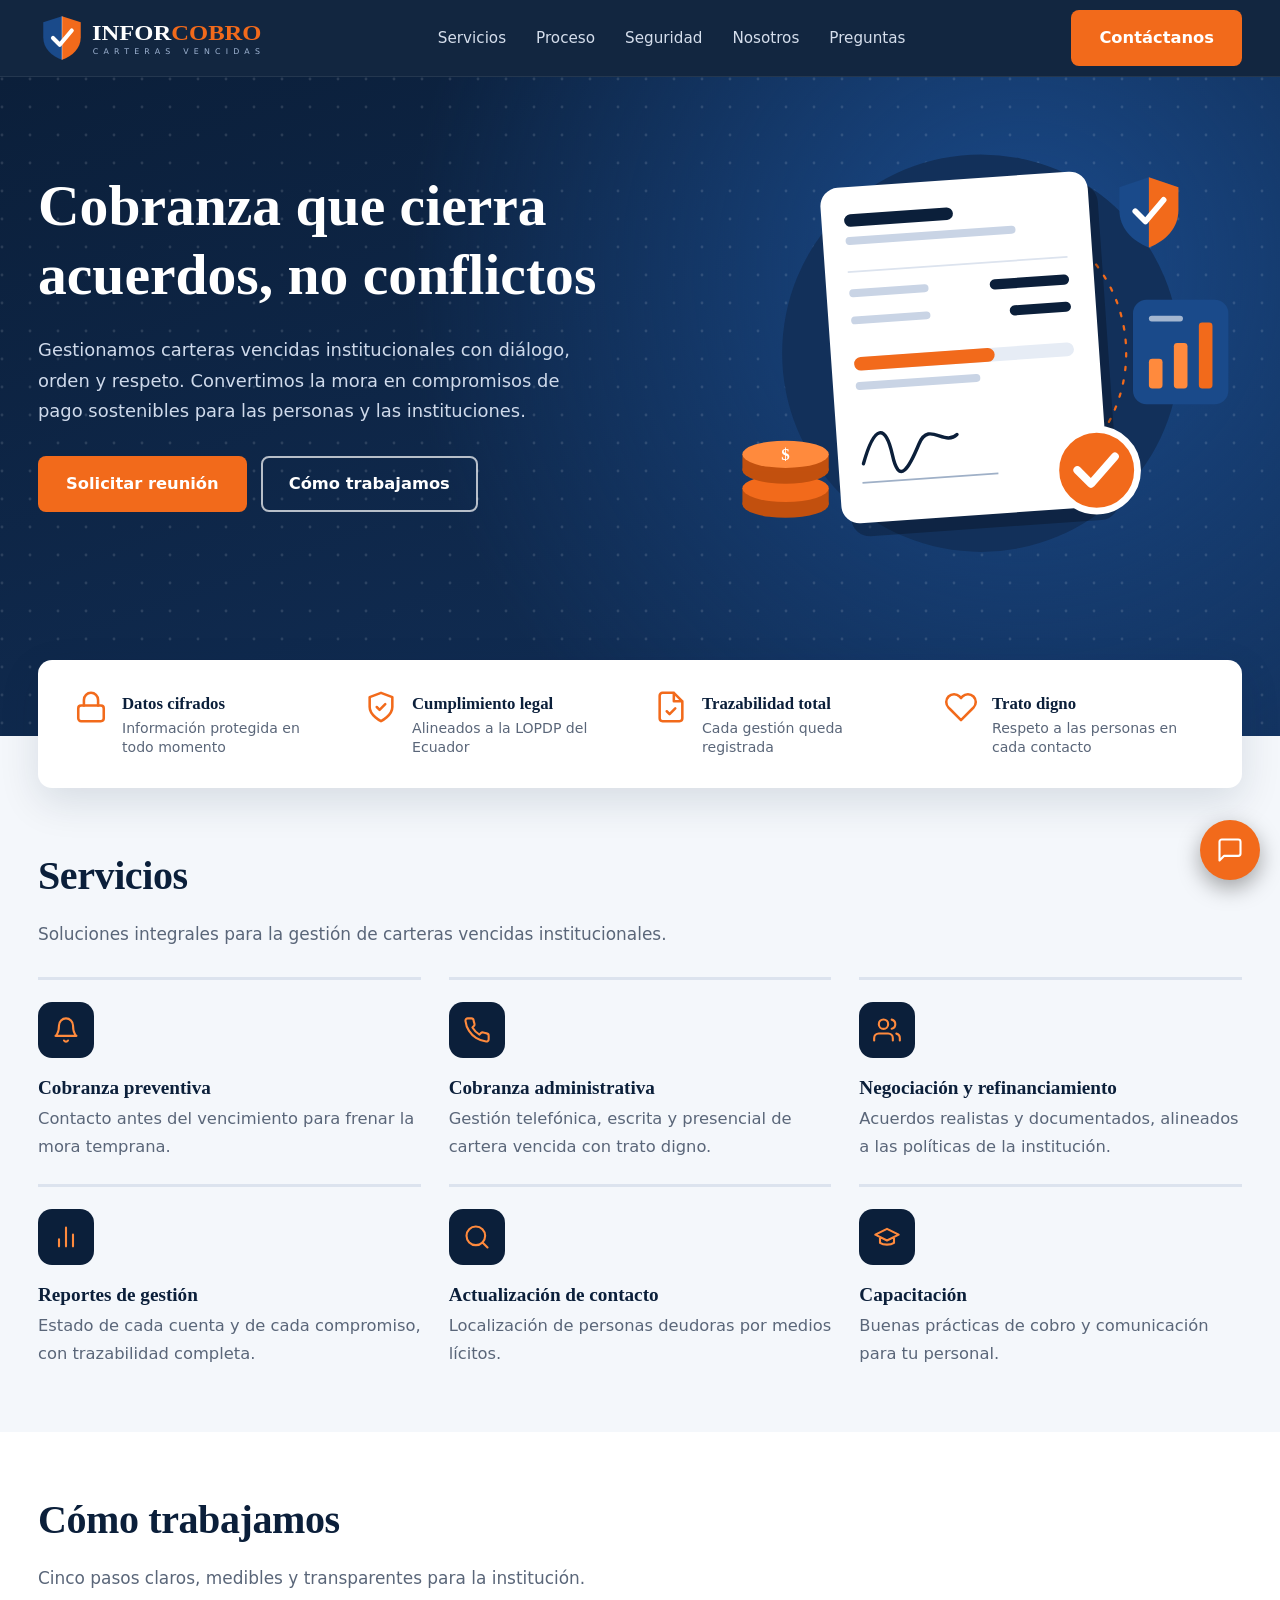
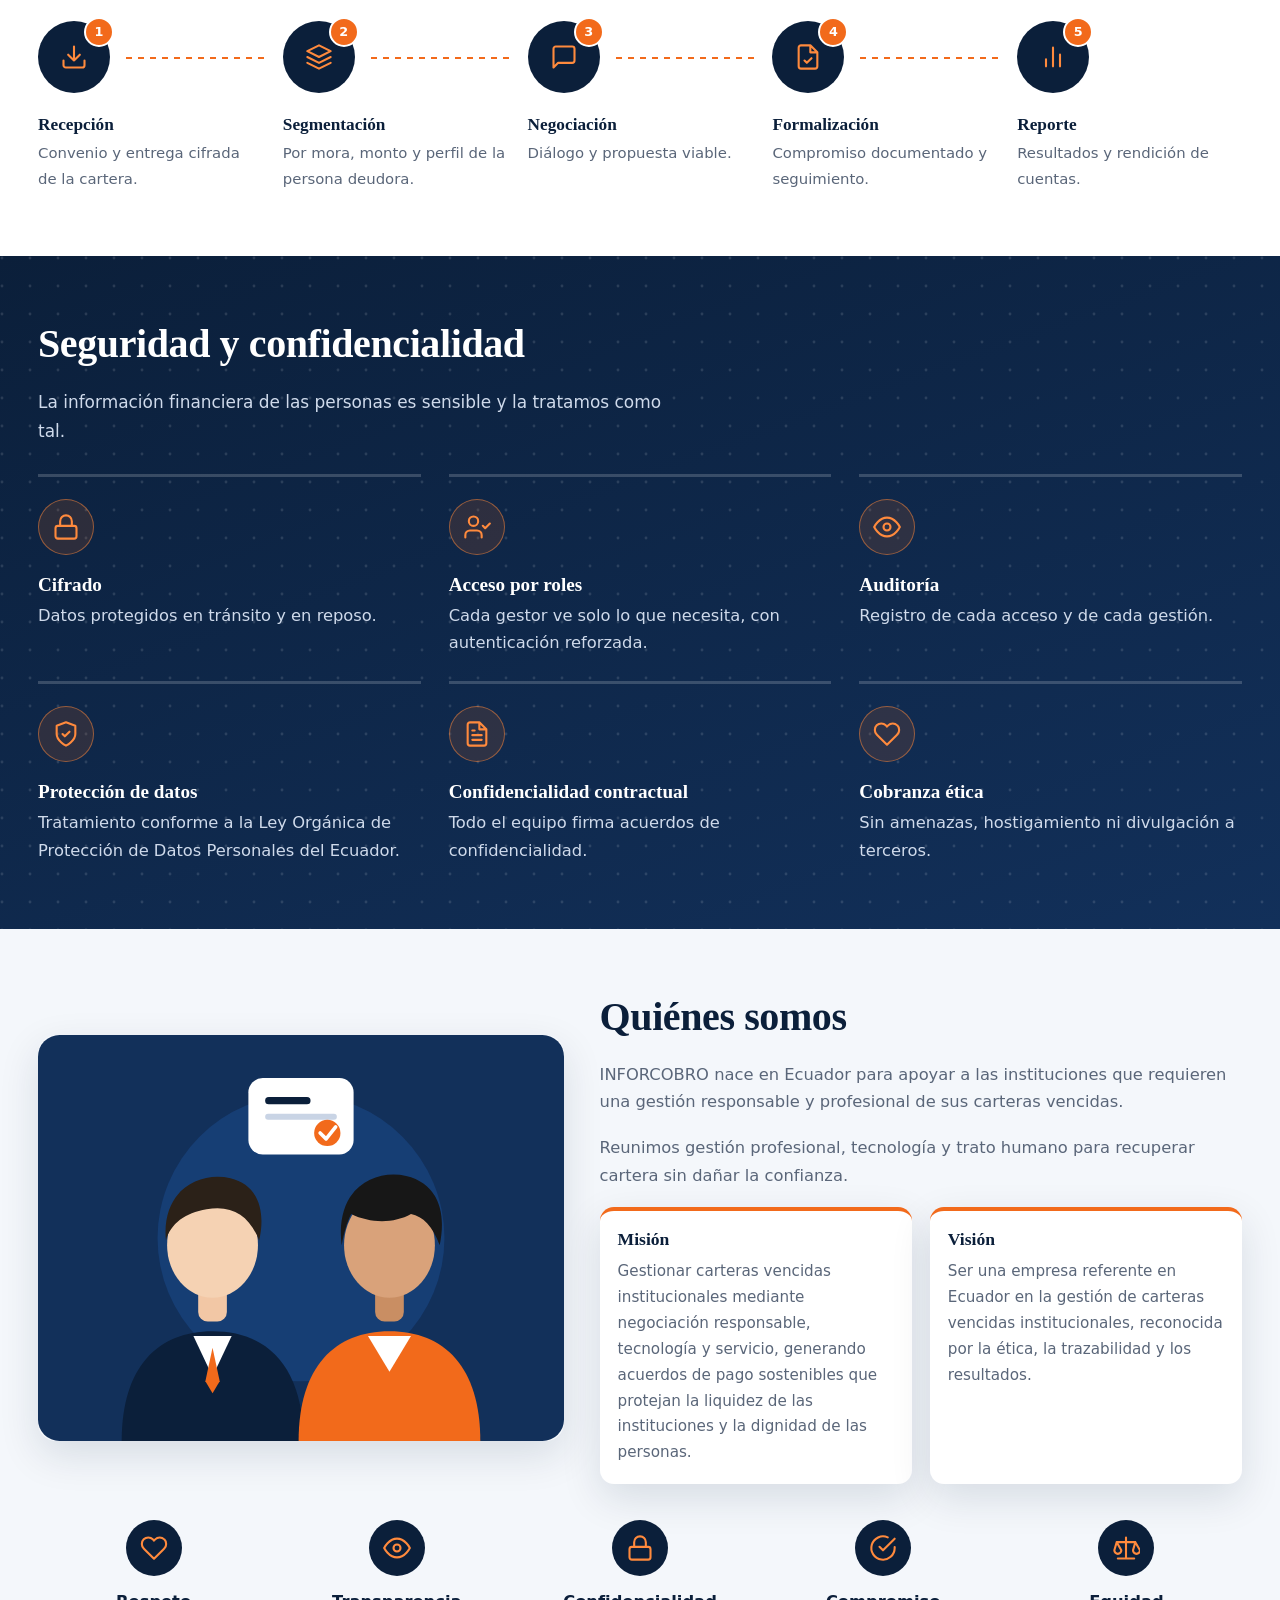
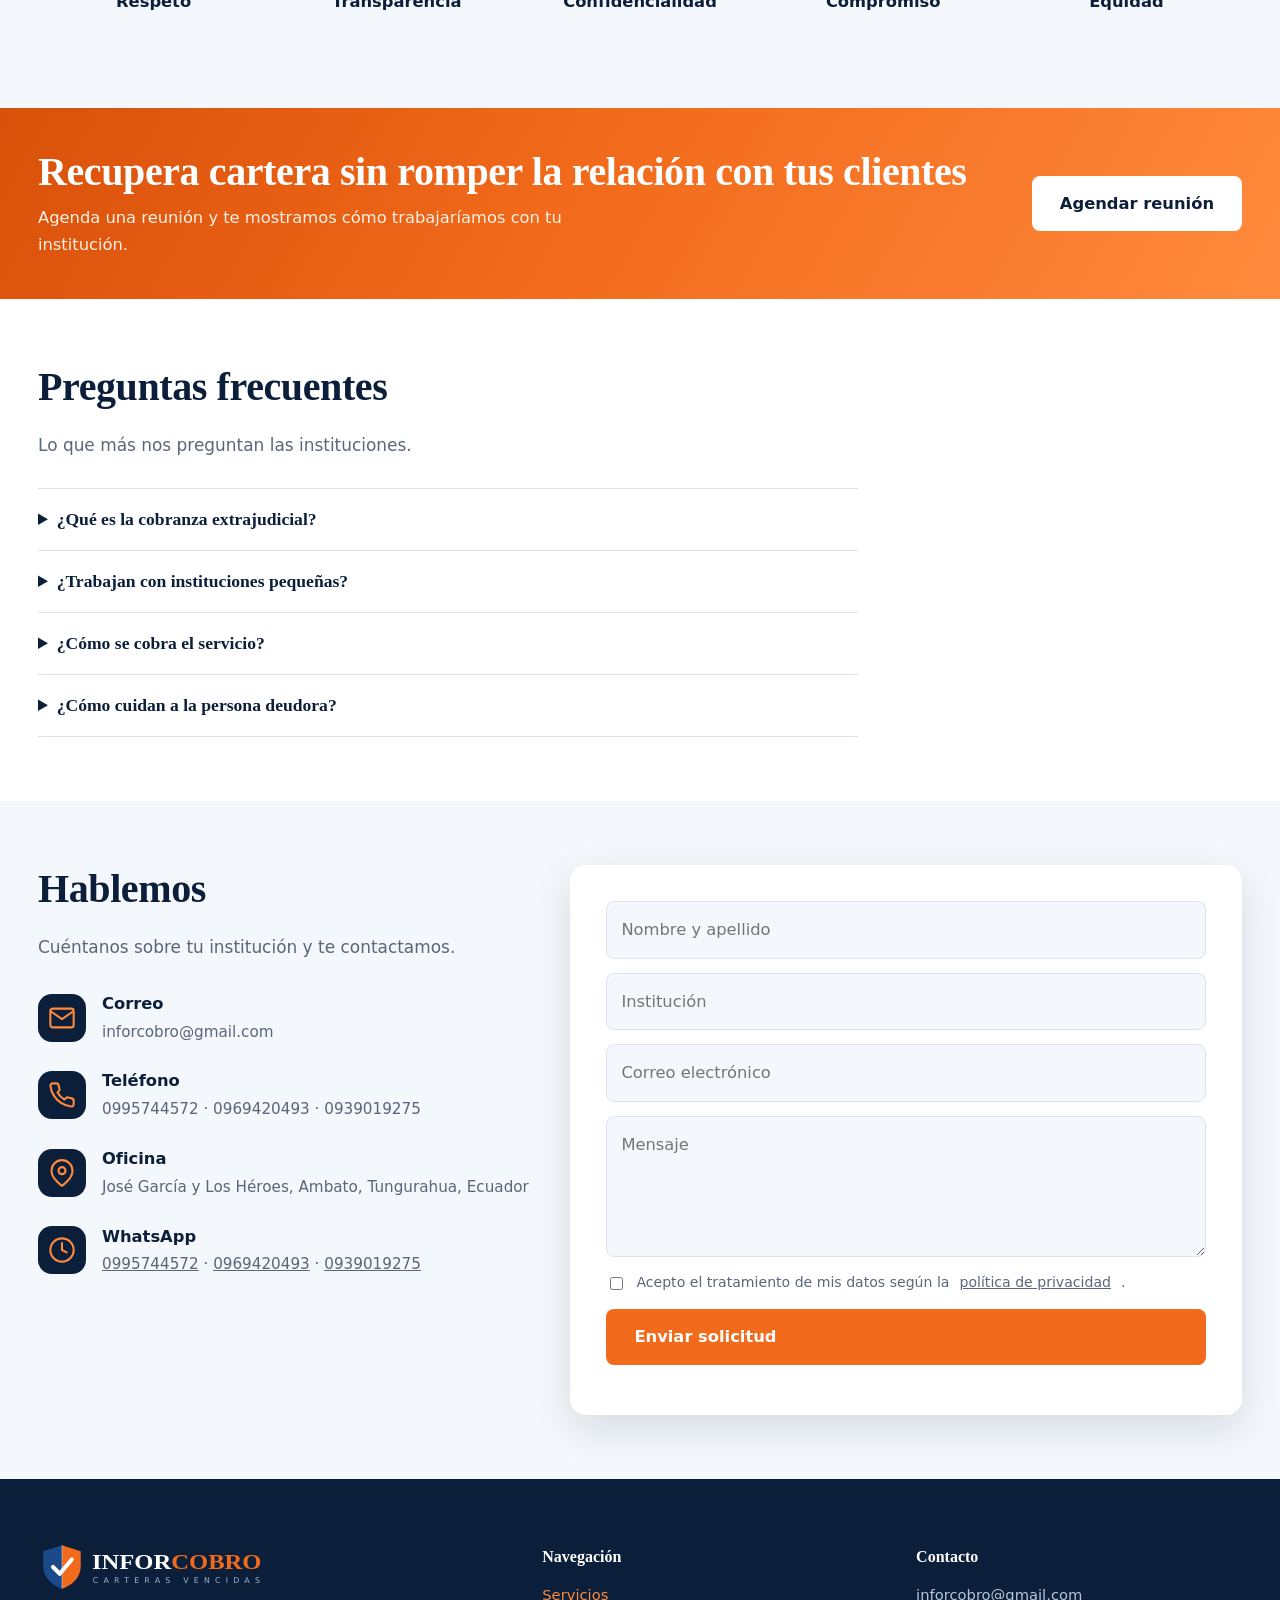
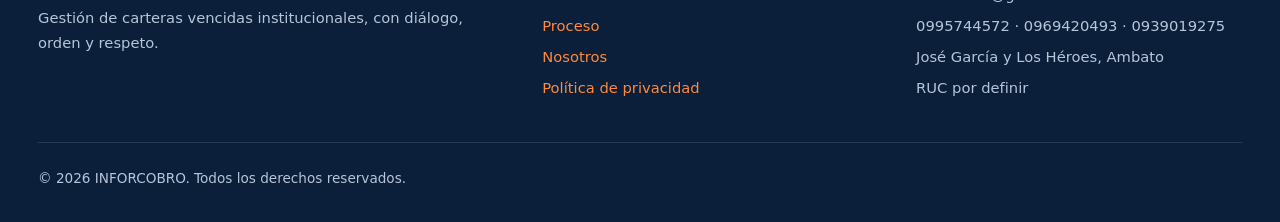
<file: index.html>
<!doctype html>
<html lang="es">
  <head>
    <meta charset="utf-8" />
    <meta
      name="viewport"
      content="width=device-width, initial-scale=1, viewport-fit=cover"
    />
    <meta
      http-equiv="Content-Security-Policy"
      content="default-src 'none'; style-src 'self'; script-src 'self'; img-src 'self' data:; connect-src 'self' https://formspree.io; form-action https://formspree.io; base-uri 'none'"
    />
    <meta name="referrer" content="no-referrer" />
    <link rel="icon" href="assets/logo-icon.svg" type="image/svg+xml" />
    <link rel="stylesheet" href="css/styles.css" />
    <title>INFORCOBRO | Carteras vencidas institucionales</title>
    <meta
      name="description"
      content="Gestión de carteras vencidas institucionales en Ecuador, con diálogo, orden y respeto."
    />
  </head>
  <body>
    <svg class="sprite" aria-hidden="true">
      <symbol id="i-bell" viewBox="0 0 24 24">
        <path
          d="M18 8a6 6 0 10-12 0c0 7-3 9-3 9h18s-3-2-3-9M13.7 21a2 2 0 01-3.4 0"
        />
      </symbol>
      <symbol id="i-phone" viewBox="0 0 24 24">
        <path
          d="M22 16.9v3a2 2 0 01-2.2 2 19.8 19.8 0 01-8.6-3.1 19.5 19.5 0 01-6-6 19.8 19.8 0 01-3.1-8.7A2 2 0 014.1 2h3a2 2 0 012 1.7c.1 1 .4 1.9.7 2.8a2 2 0 01-.5 2.1L8.1 9.9a16 16 0 006 6l1.3-1.3a2 2 0 012.1-.4c.9.3 1.8.6 2.8.7a2 2 0 011.7 2z"
        />
      </symbol>
      <symbol id="i-users" viewBox="0 0 24 24">
        <path
          d="M17 21v-2a4 4 0 00-4-4H5a4 4 0 00-4 4v2M23 21v-2a4 4 0 00-3-3.9M16 3.1a4 4 0 010 7.8"
        />
        <circle cx="9" cy="7" r="4" />
      </symbol>
      <symbol id="i-chart" viewBox="0 0 24 24">
        <path d="M18 20V10M12 20V4M6 20v-6" />
      </symbol>
      <symbol id="i-search" viewBox="0 0 24 24">
        <circle cx="11" cy="11" r="8" />
        <path d="M21 21l-4.3-4.3" />
      </symbol>
      <symbol id="i-cap" viewBox="0 0 24 24">
        <path d="M22 10L12 5 2 10l10 5 10-5zM6 12v5c3 2 9 2 12 0v-5" />
      </symbol>
      <symbol id="i-lock" viewBox="0 0 24 24">
        <rect x="3" y="11" width="18" height="11" rx="2" />
        <path d="M7 11V7a5 5 0 0110 0v4" />
      </symbol>
      <symbol id="i-usercheck" viewBox="0 0 24 24">
        <path d="M16 21v-2a4 4 0 00-4-4H6a4 4 0 00-4 4v2M17 11l2 2 4-4" />
        <circle cx="9" cy="7" r="4" />
      </symbol>
      <symbol id="i-eye" viewBox="0 0 24 24">
        <path d="M1 12s4-8 11-8 11 8 11 8-4 8-11 8S1 12 1 12z" />
        <circle cx="12" cy="12" r="3" />
      </symbol>
      <symbol id="i-shield" viewBox="0 0 24 24">
        <path d="M12 22s8-4 8-10V5l-8-3-8 3v7c0 6 8 10 8 10zM9 12l2 2 4-4" />
      </symbol>
      <symbol id="i-file" viewBox="0 0 24 24">
        <path
          d="M14 2H6a2 2 0 00-2 2v16a2 2 0 002 2h12a2 2 0 002-2V8zM14 2v6h6M16 13H8M16 17H8M10 9H8"
        />
      </symbol>
      <symbol id="i-filecheck" viewBox="0 0 24 24">
        <path
          d="M14 2H6a2 2 0 00-2 2v16a2 2 0 002 2h12a2 2 0 002-2V8zM14 2v6h6M9 15l2 2 4-4"
        />
      </symbol>
      <symbol id="i-heart" viewBox="0 0 24 24">
        <path
          d="M20.8 4.6a5.5 5.5 0 00-7.8 0L12 5.7l-1-1.1a5.5 5.5 0 00-7.8 7.8l1 1L12 21.2l7.8-7.8 1-1a5.5 5.5 0 000-7.8z"
        />
      </symbol>
      <symbol id="i-inbox" viewBox="0 0 24 24">
        <path
          d="M21 15v4a2 2 0 01-2 2H5a2 2 0 01-2-2v-4M7 10l5 5 5-5M12 15V3"
        />
      </symbol>
      <symbol id="i-layers" viewBox="0 0 24 24">
        <path d="M12 2L2 7l10 5 10-5-10-5zM2 17l10 5 10-5M2 12l10 5 10-5" />
      </symbol>
      <symbol id="i-msg" viewBox="0 0 24 24">
        <path d="M21 15a2 2 0 01-2 2H7l-4 4V5a2 2 0 012-2h14a2 2 0 012 2z" />
      </symbol>
      <symbol id="i-mail" viewBox="0 0 24 24">
        <path
          d="M4 4h16a2 2 0 012 2v12a2 2 0 01-2 2H4a2 2 0 01-2-2V6a2 2 0 012-2zM22 6l-10 7L2 6"
        />
      </symbol>
      <symbol id="i-pin" viewBox="0 0 24 24">
        <path d="M21 10c0 7-9 13-9 13S3 17 3 10a9 9 0 0118 0z" />
        <circle cx="12" cy="10" r="3" />
      </symbol>
      <symbol id="i-clock" viewBox="0 0 24 24">
        <circle cx="12" cy="12" r="10" />
        <path d="M12 6v6l4 2" />
      </symbol>
      <symbol id="i-scale" viewBox="0 0 24 24">
        <path
          d="M12 3v18M5 21h14M4 7h16M4 7l-2 7a3 3 0 006 0zM20 7l-2 7a3 3 0 006 0z"
        />
      </symbol>
      <symbol id="i-ok" viewBox="0 0 24 24">
        <path d="M22 11.1V12a10 10 0 11-5.9-9.1M22 4L12 14l-3-3" />
      </symbol>
    </svg>
    <header class="top">
      <div class="w nav">
        <a href="index.html#inicio"
          ><img src="assets/logo.svg" alt="INFORCOBRO"
        /></a>
        <ul>
          <li><a href="index.html#servicios">Servicios</a></li>
          <li><a href="index.html#proceso">Proceso</a></li>
          <li><a href="index.html#seguridad">Seguridad</a></li>
          <li><a href="index.html#nosotros">Nosotros</a></li>
          <li><a href="index.html#faq">Preguntas</a></li>
        </ul>
        <a class="btn" href="index.html#contacto">Contáctanos</a>
      </div>
    </header>
    <main id="inicio">
      <div class="hero">
        <div class="w">
          <div>
            <h1>Cobranza que cierra acuerdos, no conflictos</h1>
            <p>
              Gestionamos carteras vencidas institucionales con diálogo, orden
              y respeto. Convertimos la mora en compromisos de pago sostenibles
              para las personas y las instituciones.
            </p>
            <a class="btn" href="#contacto">Solicitar reunión</a
            ><a class="btn ghost" href="#proceso">Cómo trabajamos</a>
          </div>
          <img
            src="assets/hero.svg"
            alt="Acuerdo de pago firmado, con indicador de cumplimiento y protección de datos"
          />
        </div>
      </div>

      <div class="w trust">
        <ul>
          <li>
            <svg class="ic" aria-hidden="true"><use href="#i-lock" /></svg>
            <div>
              <b>Datos cifrados</b
              ><span>Información protegida en todo momento</span>
            </div>
          </li>
          <li>
            <svg class="ic" aria-hidden="true"><use href="#i-shield" /></svg>
            <div>
              <b>Cumplimiento legal</b
              ><span>Alineados a la LOPDP del Ecuador</span>
            </div>
          </li>
          <li>
            <svg class="ic" aria-hidden="true"><use href="#i-filecheck" /></svg>
            <div>
              <b>Trazabilidad total</b
              ><span>Cada gestión queda registrada</span>
            </div>
          </li>
          <li>
            <svg class="ic" aria-hidden="true"><use href="#i-heart" /></svg>
            <div>
              <b>Trato digno</b><span>Respeto a las personas en cada contacto</span>
            </div>
          </li>
        </ul>
      </div>

      <section id="servicios">
        <div class="w">
          <h2>Servicios</h2>
          <p class="sub">
            Soluciones integrales para la gestión de carteras vencidas
            institucionales.
          </p>
          <div class="grid3">
            <div class="item">
              <div class="tile">
                <svg class="ic" aria-hidden="true"><use href="#i-bell" /></svg>
              </div>
              <h3>Cobranza preventiva</h3>
              <p>
                Contacto antes del vencimiento para frenar la mora temprana.
              </p>
            </div>
            <div class="item">
              <div class="tile">
                <svg class="ic" aria-hidden="true"><use href="#i-phone" /></svg>
              </div>
              <h3>Cobranza administrativa</h3>
              <p>
                Gestión telefónica, escrita y presencial de cartera vencida con
                trato digno.
              </p>
            </div>
            <div class="item">
              <div class="tile">
                <svg class="ic" aria-hidden="true"><use href="#i-users" /></svg>
              </div>
              <h3>Negociación y refinanciamiento</h3>
              <p>
                Acuerdos realistas y documentados, alineados a las políticas de
                la institución.
              </p>
            </div>
            <div class="item">
              <div class="tile">
                <svg class="ic" aria-hidden="true"><use href="#i-chart" /></svg>
              </div>
              <h3>Reportes de gestión</h3>
              <p>
                Estado de cada cuenta y de cada compromiso, con trazabilidad
                completa.
              </p>
            </div>
            <div class="item">
              <div class="tile">
                <svg class="ic" aria-hidden="true">
                  <use href="#i-search" />
                </svg>
              </div>
              <h3>Actualización de contacto</h3>
              <p>Localización de personas deudoras por medios lícitos.</p>
            </div>
            <div class="item">
              <div class="tile">
                <svg class="ic" aria-hidden="true"><use href="#i-cap" /></svg>
              </div>
              <h3>Capacitación</h3>
              <p>Buenas prácticas de cobro y comunicación para tu personal.</p>
            </div>
          </div>
        </div>
      </section>

      <section id="proceso" class="alt">
        <div class="w">
          <h2>Cómo trabajamos</h2>
          <p class="sub">
            Cinco pasos claros, medibles y transparentes para la institución.
          </p>
          <div class="steps">
            <div>
              <div class="tile">
                <svg class="ic" aria-hidden="true"><use href="#i-inbox" /></svg>
              </div>
              <h3>Recepción</h3>
              <p>Convenio y entrega cifrada de la cartera.</p>
            </div>
            <div>
              <div class="tile">
                <svg class="ic" aria-hidden="true">
                  <use href="#i-layers" />
                </svg>
              </div>
              <h3>Segmentación</h3>
              <p>Por mora, monto y perfil de la persona deudora.</p>
            </div>
            <div>
              <div class="tile">
                <svg class="ic" aria-hidden="true"><use href="#i-msg" /></svg>
              </div>
              <h3>Negociación</h3>
              <p>Diálogo y propuesta viable.</p>
            </div>
            <div>
              <div class="tile">
                <svg class="ic" aria-hidden="true">
                  <use href="#i-filecheck" />
                </svg>
              </div>
              <h3>Formalización</h3>
              <p>Compromiso documentado y seguimiento.</p>
            </div>
            <div>
              <div class="tile">
                <svg class="ic" aria-hidden="true"><use href="#i-chart" /></svg>
              </div>
              <h3>Reporte</h3>
              <p>Resultados y rendición de cuentas.</p>
            </div>
          </div>
        </div>
      </section>

      <section id="seguridad" class="sec">
        <div class="w">
          <h2>Seguridad y confidencialidad</h2>
          <p class="sub">
            La información financiera de las personas es sensible y la tratamos
            como tal.
          </p>
          <div class="grid3">
            <div class="item">
              <div class="tile">
                <svg class="ic" aria-hidden="true"><use href="#i-lock" /></svg>
              </div>
              <h3>Cifrado</h3>
              <p>Datos protegidos en tránsito y en reposo.</p>
            </div>
            <div class="item">
              <div class="tile">
                <svg class="ic" aria-hidden="true">
                  <use href="#i-usercheck" />
                </svg>
              </div>
              <h3>Acceso por roles</h3>
              <p>
                Cada gestor ve solo lo que necesita, con autenticación
                reforzada.
              </p>
            </div>
            <div class="item">
              <div class="tile">
                <svg class="ic" aria-hidden="true"><use href="#i-eye" /></svg>
              </div>
              <h3>Auditoría</h3>
              <p>Registro de cada acceso y de cada gestión.</p>
            </div>
            <div class="item">
              <div class="tile">
                <svg class="ic" aria-hidden="true">
                  <use href="#i-shield" />
                </svg>
              </div>
              <h3>Protección de datos</h3>
              <p>
                Tratamiento conforme a la Ley Orgánica de Protección de Datos
                Personales del Ecuador.
              </p>
            </div>
            <div class="item">
              <div class="tile">
                <svg class="ic" aria-hidden="true"><use href="#i-file" /></svg>
              </div>
              <h3>Confidencialidad contractual</h3>
              <p>Todo el equipo firma acuerdos de confidencialidad.</p>
            </div>
            <div class="item">
              <div class="tile">
                <svg class="ic" aria-hidden="true"><use href="#i-heart" /></svg>
              </div>
              <h3>Cobranza ética</h3>
              <p>Sin amenazas, hostigamiento ni divulgación a terceros.</p>
            </div>
          </div>
        </div>
      </section>

      <section id="nosotros">
        <div class="w">
          <div class="about">
            <img
              src="assets/about.svg"
              alt="Dos asesores cerrando un acuerdo de pago"
            />
            <div>
              <h2>Quiénes somos</h2>
              <p>
                INFORCOBRO nace en Ecuador para apoyar a las instituciones que
                requieren una gestión responsable y profesional de sus carteras
                vencidas.
              </p>
              <p>
                Reunimos gestión profesional, tecnología y trato humano para
                recuperar cartera sin dañar la confianza.
              </p>
              <div class="mv">
                <div>
                  <h3>Misión</h3>
                  <p>
                        Gestionar carteras vencidas institucionales mediante negociación responsable, tecnología y servicio, generando acuerdos de pago sostenibles que protejan la liquidez de las instituciones y la dignidad de las personas.
                  </p>
                </div>
                <div>
                  <h3>Visión</h3>
                  <p>
                    Ser una empresa referente en Ecuador en la gestión de carteras vencidas institucionales, reconocida por la ética, la trazabilidad y los resultados.
                  </p>
                </div>
              </div>
            </div>
          </div>
          <ul class="vals">
            <li>
              <div class="tile">
                <svg class="ic" aria-hidden="true"><use href="#i-heart" /></svg>
              </div>
              Respeto
            </li>
            <li>
              <div class="tile">
                <svg class="ic" aria-hidden="true"><use href="#i-eye" /></svg>
              </div>
              Transparencia
            </li>
            <li>
              <div class="tile">
                <svg class="ic" aria-hidden="true"><use href="#i-lock" /></svg>
              </div>
              Confidencialidad
            </li>
            <li>
              <div class="tile">
                <svg class="ic" aria-hidden="true"><use href="#i-ok" /></svg>
              </div>
              Compromiso
            </li>
            <li>
              <div class="tile">
                <svg class="ic" aria-hidden="true"><use href="#i-scale" /></svg>
              </div>
              Equidad
            </li>
          </ul>
        </div>
      </section>

      <div class="cta">
        <div class="w">
          <div>
            <h2>Recupera cartera sin romper la relación con tus clientes</h2>
            <p>
              Agenda una reunión y te mostramos cómo trabajaríamos con tu
              institución.
            </p>
          </div>
          <a class="btn white" href="#contacto">Agendar reunión</a>
        </div>
      </div>

      <section id="faq" class="alt">
        <div class="w">
          <h2>Preguntas frecuentes</h2>
          <p class="sub">Lo que más nos preguntan las instituciones.</p>
          <div class="faq">
            <details>
              <summary>¿Qué es la cobranza extrajudicial?</summary>
              <p>
                Es la recuperación de deudas sin juicio: mediante contacto,
                negociación y acuerdos de pago.
              </p>
            </details>
            <details>
              <summary>¿Trabajan con instituciones pequeñas?</summary>
              <p>
                Sí. Adaptamos el servicio al tamaño y a las políticas de cada
                institución.
              </p>
            </details>
            <details>
              <summary>¿Cómo se cobra el servicio?</summary>
              <p>
                Comisión por recuperación, tarifa fija u otro
                esquema.
              </p>
            </details>
            <details>
              <summary>¿Cómo cuidan a la persona deudora?</summary>
              <p>
                Con un código de trato digno: horarios permitidos, lenguaje
                respetuoso y privacidad de su información.
              </p>
            </details>
          </div>
        </div>
      </section>

      <section id="contacto">
        <div class="w">
          <div class="contact">
            <div>
              <h2>Hablemos</h2>
              <p class="sub">
                Cuéntanos sobre tu institución y te contactamos.
              </p>
              <ul class="info">
                <li>
                  <div class="tile">
                    <svg class="ic" aria-hidden="true">
                      <use href="#i-mail" />
                    </svg>
                  </div>
                  <div><b>Correo</b><span>inforcobro@gmail.com</span></div>
                </li>
                <li>
                  <div class="tile">
                    <svg class="ic" aria-hidden="true">
                      <use href="#i-phone" />
                    </svg>
                  </div>
                  <div><b>Teléfono</b><span>0995744572 · 0969420493 · 0939019275</span></div>
                </li>
                <li>
                  <div class="tile">
                    <svg class="ic" aria-hidden="true">
                      <use href="#i-pin" />
                    </svg>
                  </div>
                  <div><b>Oficina</b><span>José García y Los Héroes, Ambato, Tungurahua, Ecuador</span></div>
                </li>
                <li>
                  <div class="tile">
                    <svg class="ic" aria-hidden="true">
                      <use href="#i-clock" />
                    </svg>
                  </div>
                  <div>
                    <b>WhatsApp</b>
                    <span class="whatsapp-links">
                      <a href="https://wa.me/593995744572?text=Hola%20INFORCOBRO" target="_blank" rel="noopener noreferrer">0995744572</a> ·
                      <a href="https://wa.me/593969420493?text=Hola%20INFORCOBRO" target="_blank" rel="noopener noreferrer">0969420493</a> ·
                      <a href="https://wa.me/593939019275?text=Hola%20INFORCOBRO" target="_blank" rel="noopener noreferrer">0939019275</a>
                    </span>
                  </div>
                </li>
              </ul>
            </div>
            <form id="f" novalidate>
              <input
                class="hp"
                name="web"
                tabindex="-1"
                autocomplete="off"
                aria-hidden="true"
              />
              <input
                id="n"
                placeholder="Nombre y apellido"
                maxlength="80"
                required
              /><input
                id="o"
                placeholder="Institución"
                maxlength="100"
                required
              /><input
                id="e"
                type="email"
                placeholder="Correo electrónico"
                maxlength="100"
                required
              /><textarea
                id="t"
                rows="4"
                placeholder="Mensaje"
                maxlength="600"
              ></textarea>
              <label class="chk"
                ><input type="checkbox" id="ok" name="ok" /> Acepto el
                tratamiento de mis datos según la
                <a href="privacidad.html">política de privacidad</a>.</label
              >
              <button class="btn" type="submit">Enviar solicitud</button>
              <div id="msg" role="status"></div>
            </form>
          </div>
        </div>
      </section>
    </main>
    <footer>
      <div class="w">
        <div class="fg">
          <div>
            <img src="assets/logo.svg" alt="INFORCOBRO" />
            <p>
              Gestión de carteras vencidas institucionales, con diálogo,
              orden y respeto.
            </p>
          </div>
          <div>
            <h4>Navegación</h4>
            <p><a href="index.html#servicios">Servicios</a></p>
            <p><a href="index.html#proceso">Proceso</a></p>
            <p><a href="index.html#nosotros">Nosotros</a></p>
            <p><a href="privacidad.html">Política de privacidad</a></p>
          </div>
          <div>
            <h4>Contacto</h4>
            <p>inforcobro@gmail.com</p>
            <p>0995744572 · 0969420493 · 0939019275</p>
            <p>José García y Los Héroes, Ambato</p>
            <p>RUC por definir</p>
          </div>
        </div>
        <div class="copy">
          © 2026 INFORCOBRO. Todos los derechos reservados.
        </div>
      </div>
    </footer>
    <div id="bot">
      <div id="bw">
        <div class="bh">Asistente INFORCOBRO</div>
        <div id="bm"></div>
        <div id="bq"></div>
        <form id="bf">
          <input
            id="bi"
            placeholder="Escribe tu pregunta"
            maxlength="120"
            aria-label="Pregunta"
          /><button type="submit">Enviar</button>
        </form>
      </div>
      <button id="bt" type="button" aria-label="Abrir asistente">
        <svg class="ic" aria-hidden="true"><use href="#i-msg" /></svg>
      </button>
    </div>
    <script src="js/main.js"></script>
    <script src="js/bot.js"></script>
  </body>
</html>
</file>
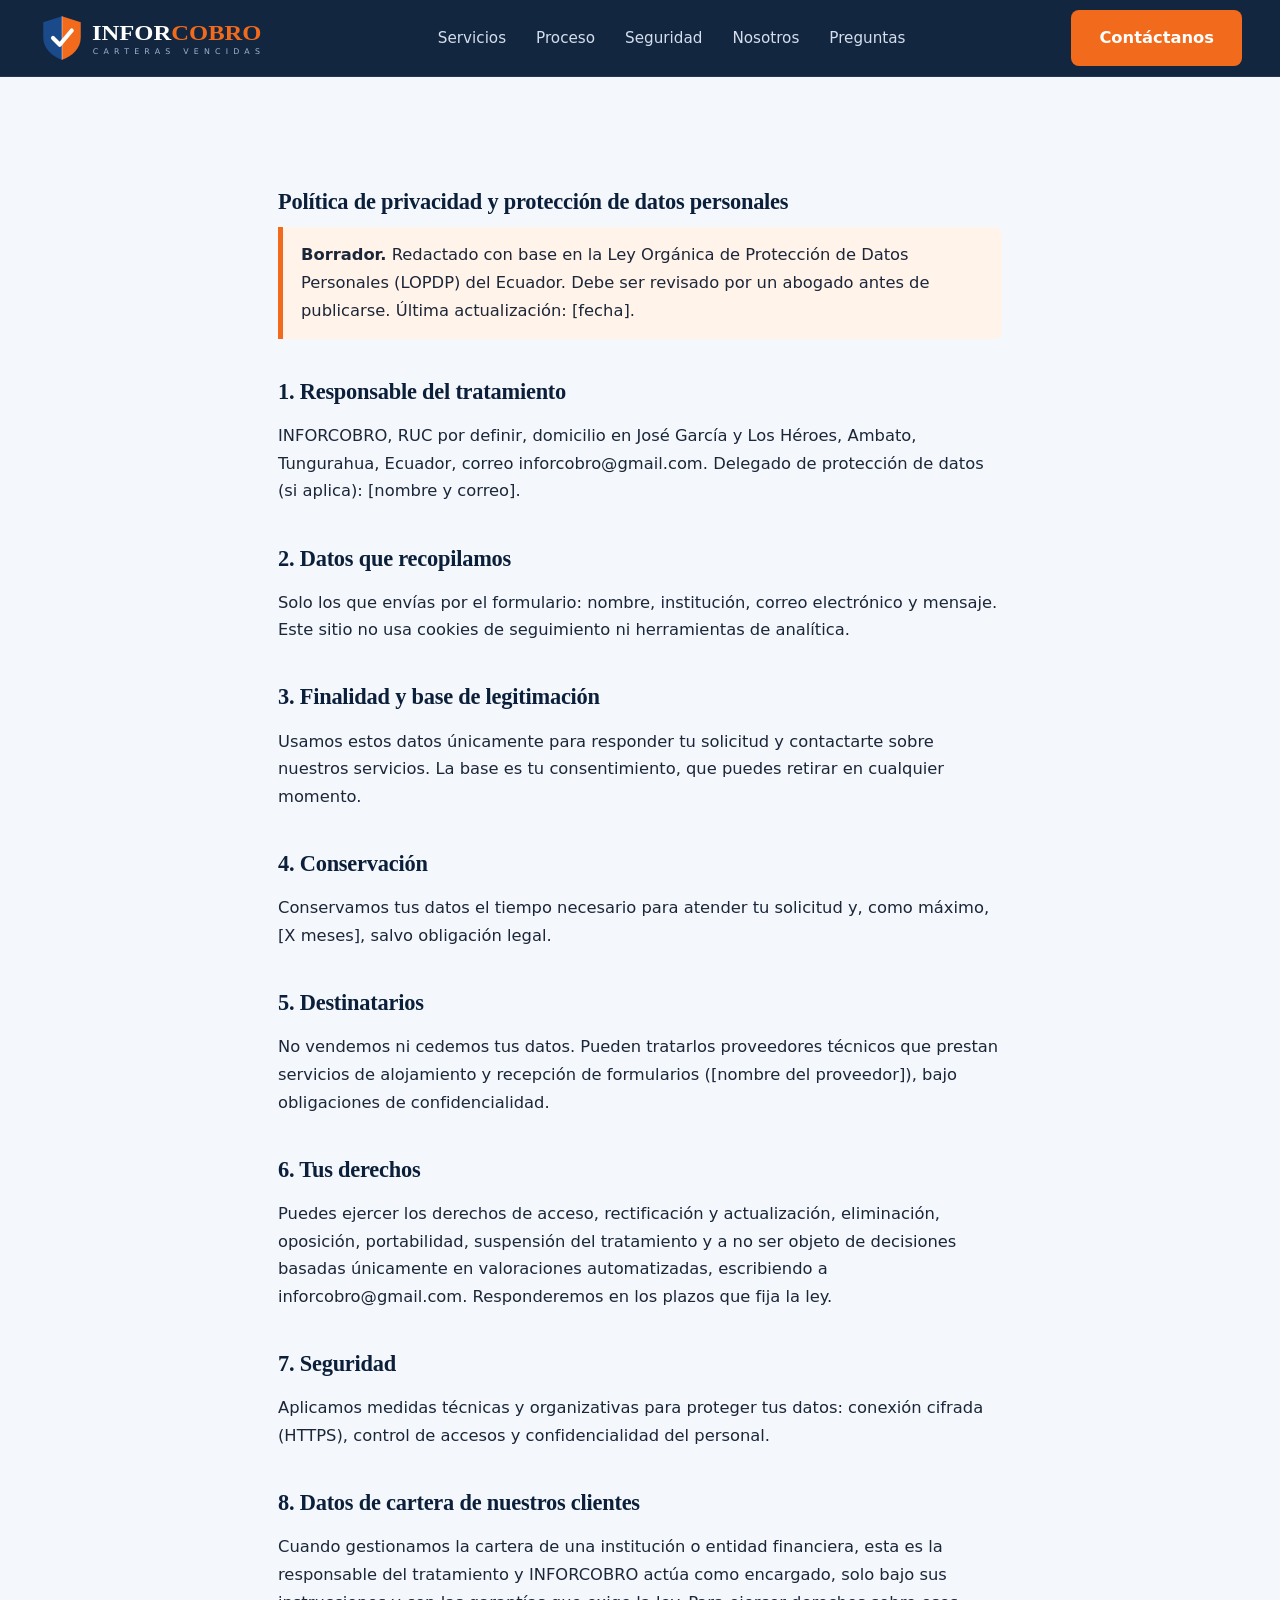
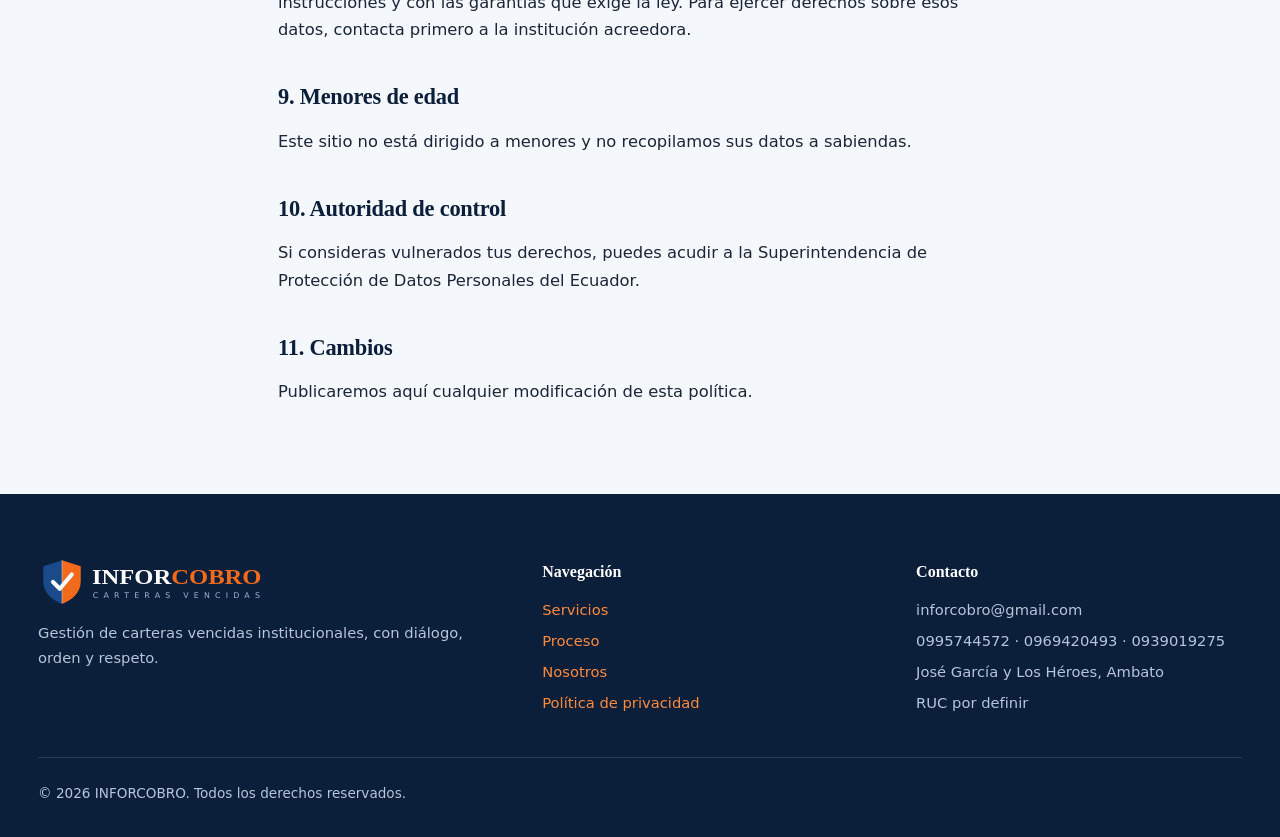
<file: privacidad.html>
<!doctype html>
<html lang="es">
  <head>
    <meta charset="utf-8" />
    <meta
      name="viewport"
      content="width=device-width, initial-scale=1, viewport-fit=cover"
    />
    <meta
      http-equiv="Content-Security-Policy"
      content="default-src 'none'; style-src 'self'; script-src 'self'; img-src 'self' data:; connect-src 'self' https://formspree.io; form-action https://formspree.io; base-uri 'none'"
    />
    <meta name="referrer" content="no-referrer" />
    <link rel="icon" href="assets/logo-icon.svg" type="image/svg+xml" />
    <link rel="stylesheet" href="css/styles.css" />
    <title>Política de privacidad | INFORCOBRO</title>
  </head>
  <body>
    <header class="top">
      <div class="w nav">
        <a href="index.html#inicio"
          ><img src="assets/logo.svg" alt="INFORCOBRO"
        /></a>
        <ul>
          <li><a href="index.html#servicios">Servicios</a></li>
          <li><a href="index.html#proceso">Proceso</a></li>
          <li><a href="index.html#seguridad">Seguridad</a></li>
          <li><a href="index.html#nosotros">Nosotros</a></li>
          <li><a href="index.html#faq">Preguntas</a></li>
        </ul>
        <a class="btn" href="index.html#contacto">Contáctanos</a>
      </div>
    </header>
    <main class="legal">
      <h2>Política de privacidad y protección de datos personales</h2>
      <p class="note">
        <b>Borrador.</b> Redactado con base en la Ley Orgánica de Protección de
        Datos Personales (LOPDP) del Ecuador. Debe ser revisado por un abogado
        antes de publicarse. Última actualización: [fecha].
      </p>
      <h2>1. Responsable del tratamiento</h2>
      <p>
        INFORCOBRO, RUC por definir, domicilio en José García y Los Héroes,
        Ambato, Tungurahua, Ecuador, correo inforcobro@gmail.com. Delegado de protección de datos (si aplica):
        [nombre y correo].
      </p>
      <h2>2. Datos que recopilamos</h2>
      <p>
        Solo los que envías por el formulario: nombre, institución, correo
        electrónico y mensaje. Este sitio no usa cookies de seguimiento ni
        herramientas de analítica.
      </p>
      <h2>3. Finalidad y base de legitimación</h2>
      <p>
        Usamos estos datos únicamente para responder tu solicitud y contactarte
        sobre nuestros servicios. La base es tu consentimiento, que puedes
        retirar en cualquier momento.
      </p>
      <h2>4. Conservación</h2>
      <p>
        Conservamos tus datos el tiempo necesario para atender tu solicitud y,
        como máximo, [X meses], salvo obligación legal.
      </p>
      <h2>5. Destinatarios</h2>
      <p>
        No vendemos ni cedemos tus datos. Pueden tratarlos proveedores técnicos
        que prestan servicios de alojamiento y recepción de formularios ([nombre
        del proveedor]), bajo obligaciones de confidencialidad.
      </p>
      <h2>6. Tus derechos</h2>
      <p>
        Puedes ejercer los derechos de acceso, rectificación y actualización,
        eliminación, oposición, portabilidad, suspensión del tratamiento y a no
        ser objeto de decisiones basadas únicamente en valoraciones
        automatizadas,         escribiendo a inforcobro@gmail.com. Responderemos en los
        plazos que fija la ley.
      </p>
      <h2>7. Seguridad</h2>
      <p>
        Aplicamos medidas técnicas y organizativas para proteger tus datos:
        conexión cifrada (HTTPS), control de accesos y confidencialidad del
        personal.
      </p>
      <h2>8. Datos de cartera de nuestros clientes</h2>
      <p>
        Cuando gestionamos la cartera de una institución o entidad financiera,
        esta es la responsable del tratamiento y INFORCOBRO actúa como
        encargado, solo bajo sus instrucciones y con las garantías que exige la
        ley. Para ejercer derechos sobre esos datos, contacta primero a la
        institución acreedora.
      </p>
      <h2>9. Menores de edad</h2>
      <p>
        Este sitio no está dirigido a menores y no recopilamos sus datos a
        sabiendas.
      </p>
      <h2>10. Autoridad de control</h2>
      <p>
        Si consideras vulnerados tus derechos, puedes acudir a la
        Superintendencia de Protección de Datos Personales del Ecuador.
      </p>
      <h2>11. Cambios</h2>
      <p>Publicaremos aquí cualquier modificación de esta política.</p>
    </main>
    <footer>
      <div class="w">
        <div class="fg">
          <div>
            <img src="assets/logo.svg" alt="INFORCOBRO" />
            <p>
              Gestión de carteras vencidas institucionales, con diálogo,
              orden y respeto.
            </p>
          </div>
          <div>
            <h4>Navegación</h4>
            <p><a href="index.html#servicios">Servicios</a></p>
            <p><a href="index.html#proceso">Proceso</a></p>
            <p><a href="index.html#nosotros">Nosotros</a></p>
            <p><a href="privacidad.html">Política de privacidad</a></p>
          </div>
          <div>
            <h4>Contacto</h4>
            <p>inforcobro@gmail.com</p>
            <p>0995744572 · 0969420493 · 0939019275</p>
            <p>José García y Los Héroes, Ambato</p>
            <p>RUC por definir</p>
          </div>
        </div>
        <div class="copy">
          © 2026 INFORCOBRO. Todos los derechos reservados.
        </div>
      </div>
    </footer>
  </body>
</html>
</file>
<file: css/styles.css>
:root {
  --navy: #0b1f3a;
  --navy2: #12305a;
  --blue: #1a4a8a;
  --or: #f26a1b;
  --or2: #ff8a3d;
  --bg: #f4f7fb;
  --tx: #1b2638;
  --mu: #5a6679;
  --bd: #dce3ee;
  --serif: Georgia, "Times New Roman", serif;
  --sans: system-ui, -apple-system, "Segoe UI", Roboto, sans-serif;
  --sh: 0 14px 40px rgba(11, 31, 58, 0.12);
}
* {
  box-sizing: border-box;
}
html {
  scroll-behavior: smooth;
  scroll-padding-top: 84px;
}
body {
  margin: 0;
  font: 1.02rem/1.7 var(--sans);
  background: var(--bg);
  color: var(--tx);
}
h1,
h2,
h3 {
  font-family: var(--serif);
  line-height: 1.2;
  margin: 0 0 0.5em;
}
h2 {
  font-size: clamp(1.8rem, 3.2vw, 2.5rem);
  color: var(--navy);
  letter-spacing: -0.01em;
}
a {
  color: inherit;
}
.w {
  max-width: 1240px;
  margin: auto;
  padding: 0 18px;
}
:focus-visible {
  outline: 3px solid var(--or2);
  outline-offset: 2px;
}
.sprite {
  position: absolute;
  width: 0;
  height: 0;
  overflow: hidden;
}
.ic {
  width: 24px;
  height: 24px;
  fill: none;
  stroke: currentColor;
  stroke-width: 1.8;
  stroke-linecap: round;
  stroke-linejoin: round;
  flex: none;
}
.top {
  position: sticky;
  top: 0;
  z-index: 20;
  background: rgba(11, 31, 58, 0.97);
  border-bottom: 1px solid rgba(255, 255, 255, 0.08);
  padding-top: env(safe-area-inset-top, 0);
}
.nav {
  display: flex;
  align-items: center;
  justify-content: space-between;
  height: 76px;
}
.nav img {
  height: 48px;
  display: block;
}
.nav ul {
  display: flex;
  gap: 30px;
  list-style: none;
  margin: 0;
  padding: 0;
}
.nav ul a {
  color: #d5deec;
  text-decoration: none;
  font-size: 0.95rem;
}
.nav ul a:hover {
  color: var(--or2);
}
.btn {
  display: inline-flex;
  align-items: center;
  gap: 8px;
  background: var(--or);
  color: #fff;
  padding: 14px 28px;
  border-radius: 8px;
  border: 0;
  text-decoration: none;
  cursor: pointer;
  font: inherit;
  font-weight: 700;
  transition:
    background 0.2s,
    transform 0.2s;
}
.btn:hover {
  background: var(--or2);
  transform: translateY(-1px);
}
.btn.ghost {
  background: none;
  border: 2px solid rgba(255, 255, 255, 0.7);
  padding: 12px 26px;
}
.btn.ghost:hover {
  background: rgba(255, 255, 255, 0.1);
}
.btn.white {
  background: #fff;
  color: var(--navy);
}
.btn.white:hover {
  background: #fff1e7;
}
.hero {
  background:
    url(../assets/pattern.svg),
    radial-gradient(circle at 80% 30%, var(--blue), transparent 55%),
    linear-gradient(160deg, var(--navy), var(--navy2));
  color: #fff;
  padding: 32px 0 150px;
}
.hero .w {
  display: grid;
  grid-template-columns: 1.05fr 0.95fr;
  gap: 56px;
  align-items: center;
}
.hero h1 {
  font-size: clamp(2.3rem, 5vw, 3.6rem);
  margin-bottom: 0.45em;
}
.hero p {
  color: #cfdaeb;
  font-size: 1.12rem;
  max-width: 540px;
  margin: 0 0 30px;
}
.hero .btn {
  margin: 0 14px 12px 0;
}
.hero img {
  width: 100%;
  height: auto;
  display: block;
}
.trust {
  margin-top: -76px;
  position: relative;
  z-index: 2;
}
.trust ul {
  list-style: none;
  margin: 0;
  padding: 30px 36px;
  background: #fff;
  border-radius: 14px;
  box-shadow: var(--sh);
  display: grid;
  grid-template-columns: repeat(4, 1fr);
  gap: 28px;
}
.trust li {
  display: flex;
  gap: 14px;
  align-items: flex-start;
}
.trust .ic {
  color: var(--or);
  width: 34px;
  height: 34px;
}
.trust b {
  display: block;
  font-family: var(--serif);
  color: var(--navy);
  font-size: 1.05rem;
}
.trust span {
  font-size: 0.88rem;
  color: var(--mu);
  line-height: 1.4;
  display: block;
}
section {
  padding: 64px 0;
}
.alt {
  background: #fff;
}
.sub {
  color: var(--mu);
  max-width: 640px;
  margin: 0 0 28px;
  font-size: 1.06rem;
}
.grid3 {
  display: grid;
  grid-template-columns: repeat(3, 1fr);
  gap: 24px 28px;
}
.tile {
  width: 56px;
  height: 56px;
  border-radius: 14px;
  background: var(--navy);
  color: var(--or2);
  display: grid;
  place-items: center;
  margin-bottom: 18px;
}
.tile .ic {
  width: 28px;
  height: 28px;
}
.item h3 {
  font-size: 1.2rem;
  color: var(--navy);
  margin: 0 0 6px;
}
.item p {
  margin: 0;
  color: var(--mu);
}
.item {
  padding-top: 22px;
  border-top: 3px solid var(--bd);
  transition: border-color 0.2s;
}
.item:hover {
  border-color: var(--or);
}
.steps {
  display: grid;
  grid-template-columns: repeat(5, 1fr);
  gap: 20px;
  counter-reset: s;
}
.steps > div {
  position: relative;
}
.steps .tile {
  position: relative;
  border-radius: 50%;
  width: 72px;
  height: 72px;
  background: var(--navy);
  margin-bottom: 22px;
}
.steps .tile::after {
  counter-increment: s;
  content: counter(s);
  position: absolute;
  top: -4px;
  right: -4px;
  width: 26px;
  height: 26px;
  border-radius: 50%;
  background: var(--or);
  color: #fff;
  font: 700 0.8rem var(--sans);
  display: grid;
  place-items: center;
  border: 2px solid #fff;
}
.steps > div:not(:last-child)::after {
  content: "";
  position: absolute;
  top: 36px;
  left: 88px;
  right: -6px;
  height: 2px;
  background: repeating-linear-gradient(
    90deg,
    var(--or) 0 6px,
    transparent 6px 12px
  );
}
.steps h3 {
  font-size: 1.08rem;
  color: var(--navy);
  margin: 0 0 6px;
}
.steps p {
  margin: 0;
  font-size: 0.93rem;
  color: var(--mu);
}
.sec {
  background:
    url(../assets/pattern.svg),
    linear-gradient(160deg, var(--navy), var(--navy2));
  color: #fff;
}
.sec h2 {
  color: #fff;
}
.sec .sub {
  color: #cfdaeb;
}
.sec .item {
  border-top-color: rgba(255, 255, 255, 0.18);
}
.sec .item:hover {
  border-color: var(--or2);
}
.sec .tile {
  background: rgba(242, 106, 27, 0.14);
  border: 1px solid rgba(255, 138, 61, 0.5);
  border-radius: 50%;
}
.sec .item h3 {
  color: #fff;
}
.sec .item p {
  color: #cfdaeb;
}
.about {
  display: grid;
  grid-template-columns: 0.9fr 1.1fr;
  gap: 36px;
  align-items: center;
  margin-bottom: 36px;
}
.about img {
  width: 100%;
  height: auto;
  border-radius: 18px;
  box-shadow: var(--sh);
  display: block;
}
.about p {
  margin: 0 0 18px;
  color: var(--mu);
}
.mv {
  display: grid;
  grid-template-columns: 1fr 1fr;
  gap: 18px;
  margin-top: 18px;
}
.mv div {
  background: #fff;
  border-radius: 14px;
  padding: 18px;
  box-shadow: var(--sh);
  border-top: 4px solid var(--or);
}
.mv h3 {
  font-size: 1.1rem;
  color: var(--navy);
}
.mv p {
  font-size: 0.95rem;
  margin: 0;
}
.vals {
  display: grid;
  grid-template-columns: repeat(5, 1fr);
  gap: 12px;
  margin: 0 0 28px;
  padding: 0;
  list-style: none;
}
.vals li {
  text-align: center;
  font-weight: 700;
  color: var(--navy);
}
.vals .tile {
  margin: 0 auto 12px;
  border-radius: 50%;
}
.team {
  display: grid;
  grid-template-columns: repeat(4, 1fr);
  gap: 32px;
  text-align: center;
}
.av {
  width: 104px;
  height: 104px;
  margin: 0 auto 16px;
  border-radius: 50%;
  background: linear-gradient(145deg, var(--blue), var(--navy));
  color: #fff;
  display: grid;
  place-items: center;
  font: 700 1.6rem var(--serif);
  border: 4px solid #fff;
  box-shadow:
    0 0 0 3px var(--or),
    var(--sh);
}
.team h3 {
  font-size: 1.08rem;
  margin: 0;
  color: var(--navy);
}
.team p {
  margin: 4px 0 0;
  color: var(--mu);
  font-size: 0.92rem;
}
.gap {
  margin-top: 0;
  margin-bottom: 40px;
}
.cta {
  background: linear-gradient(120deg, #d9500a, var(--or) 45%, var(--or2));
  color: #fff;
  padding: 40px 0;
}
.cta .w {
  display: flex;
  align-items: center;
  justify-content: space-between;
  gap: 32px;
  flex-wrap: wrap;
}
.cta h2 {
  color: #fff;
  margin: 0 0 8px;
}
.cta p {
  margin: 0;
  max-width: 560px;
  color: #fff1e7;
}
details {
  border-top: 1px solid var(--bd);
  padding: 20px 0;
}
details:last-of-type {
  border-bottom: 1px solid var(--bd);
}
summary {
  cursor: pointer;
  font: 700 1.1rem var(--serif);
  color: var(--navy);
}
details p {
  color: var(--mu);
  margin: 12px 0 0;
  max-width: 720px;
}
.faq {
  max-width: 820px;
}
.contact {
  display: grid;
  grid-template-columns: 0.85fr 1.15fr;
  gap: 36px;
  align-items: start;
}
.info {
  list-style: none;
  margin: 0;
  padding: 0;
  display: grid;
  gap: 22px;
}
.info li {
  display: flex;
  gap: 16px;
  align-items: center;
}
.info .tile {
  margin: 0;
  width: 48px;
  height: 48px;
}
.info b {
  display: block;
  color: var(--navy);
}
.info span {
  color: var(--mu);
  font-size: 0.95rem;
}
form {
  display: grid;
  gap: 14px;
  background: #fff;
  padding: 36px;
  border-radius: 16px;
  box-shadow: var(--sh);
}
input,
textarea {
  width: 100%;
  padding: 14px;
  border: 1px solid var(--bd);
  border-radius: 8px;
  font: inherit;
  background: var(--bg);
}
input:focus,
textarea:focus {
  outline: 2px solid var(--or);
  background: #fff;
}
.chk {
  display: flex;
  gap: 10px;
  align-items: flex-start;
  font-size: 0.88rem;
  color: var(--mu);
}
.chk input {
  width: auto;
  margin-top: 6px;
}
.hp {
  position: absolute;
  left: -9999px;
}
#msg {
  font-weight: 600;
  color: var(--or);
}
footer {
  background: var(--navy);
  color: #b7c5da;
  padding: 64px 0 32px;
  font-size: 0.92rem;
}
footer a {
  color: var(--or2);
  text-decoration: none;
}
footer img {
  height: 48px;
  display: block;
  margin-bottom: 14px;
}
.fg {
  display: grid;
  grid-template-columns: 1.4fr 1fr 1fr;
  gap: 48px;
  padding-bottom: 36px;
  border-bottom: 1px solid rgba(255, 255, 255, 0.12);
}
.fg h4 {
  font-family: var(--serif);
  color: #fff;
  margin: 0 0 12px;
  font-size: 1rem;
}
.fg p {
  margin: 0 0 6px;
}
.copy {
  padding-top: 24px;
  font-size: 0.85rem;
}
.legal {
  max-width: 780px;
  margin: auto;
  padding: 72px 28px;
}
.legal h2 {
  margin-top: 1.8em;
  font-size: 1.4rem;
}
.note {
  background: #fff3ea;
  border-left: 5px solid var(--or);
  padding: 14px 18px;
  margin: 0 0 24px;
  border-radius: 0 8px 8px 0;
}
#bot {
  position: fixed;
  right: 20px;
  bottom: calc(20px + env(safe-area-inset-bottom, 0));
  z-index: 30;
}
#bt {
  width: 60px;
  height: 60px;
  border-radius: 50%;
  background: var(--or);
  color: #fff;
  border: 0;
  cursor: pointer;
  box-shadow: 0 8px 22px rgba(0, 0, 0, 0.35);
  display: grid;
  place-items: center;
}
#bt .ic {
  width: 28px;
  height: 28px;
}
#bw {
  display: none;
  position: absolute;
  right: 0;
  bottom: 74px;
  width: min(360px, calc(100vw - 40px));
  background: #fff;
  border: 1px solid var(--bd);
  border-radius: 14px;
  overflow: hidden;
  box-shadow: 0 16px 40px rgba(0, 0, 0, 0.3);
}
#bw.open {
  display: block;
}
.bh {
  background: var(--navy);
  color: #fff;
  padding: 14px 18px;
  font-weight: 700;
}
#bm {
  height: 260px;
  overflow: auto;
  padding: 14px;
  display: flex;
  flex-direction: column;
  gap: 8px;
  font-size: 0.92rem;
}
.m {
  padding: 10px 14px;
  border-radius: 12px;
  max-width: 88%;
}
.m.b {
  background: var(--bg);
}
.m.b {
  align-self: flex-start;
}
.m.u {
  background: var(--or);
  color: #fff;
  align-self: flex-end;
}
#bq {
  display: flex;
  flex-wrap: wrap;
  gap: 6px;
  padding: 10px 12px;
  border-top: 1px solid var(--bd);
}
#bq button {
  background: #fff;
  border: 1px solid var(--or);
  color: var(--navy);
  border-radius: 16px;
  padding: 5px 11px;
  font-size: 0.8rem;
  cursor: pointer;
}
#bf {
  display: flex;
  border-top: 1px solid var(--bd);
}
#bf input {
  border: 0;
  border-radius: 0;
  background: #fff;
}
#bf button {
  border: 0;
  background: var(--navy);
  color: #fff;
  padding: 0 18px;
  cursor: pointer;
}
@media (max-width: 900px) {
  .nav ul {
    display: none;
  }
  .hero {
    padding: 48px 0 72px;
  }
  .hero .w,
  .about,
  .contact,
  .mv,
  .fg {
    grid-template-columns: 1fr;
    gap: 40px;
  }
  .hero img {
    max-width: 420px;
    margin: auto;
  }
  .trust {
    margin-top: -32px;
  }
  .trust ul,
  .grid3 {
    grid-template-columns: 1fr 1fr;
  }
  .steps,
  .vals {
    grid-template-columns: 1fr 1fr;
  }
  .steps > div::after {
    display: none;
  }
  .team {
    grid-template-columns: 1fr 1fr;
  }
  section {
    padding: 48px 0;
  }
  .sub {
    margin-bottom: 24px;
  }
  .about {
    margin-bottom: 24px;
  }
  .vals {
    margin-bottom: 24px;
  }
  .cta {
    padding: 32px 0;
  }
}
@media (max-width: 560px) {
  .trust ul,
  .grid3,
  .steps,
  .team {
    grid-template-columns: 1fr;
  }
  .vals {
    grid-template-columns: 1fr 1fr;
  }
  .w {
    padding: 0 14px;
  }
  form {
    padding: 24px;
  }
}
@media (prefers-reduced-motion: reduce) {
  html {
    scroll-behavior: auto;
  }
  * {
    transition: none !important;
  }
}
</file>
